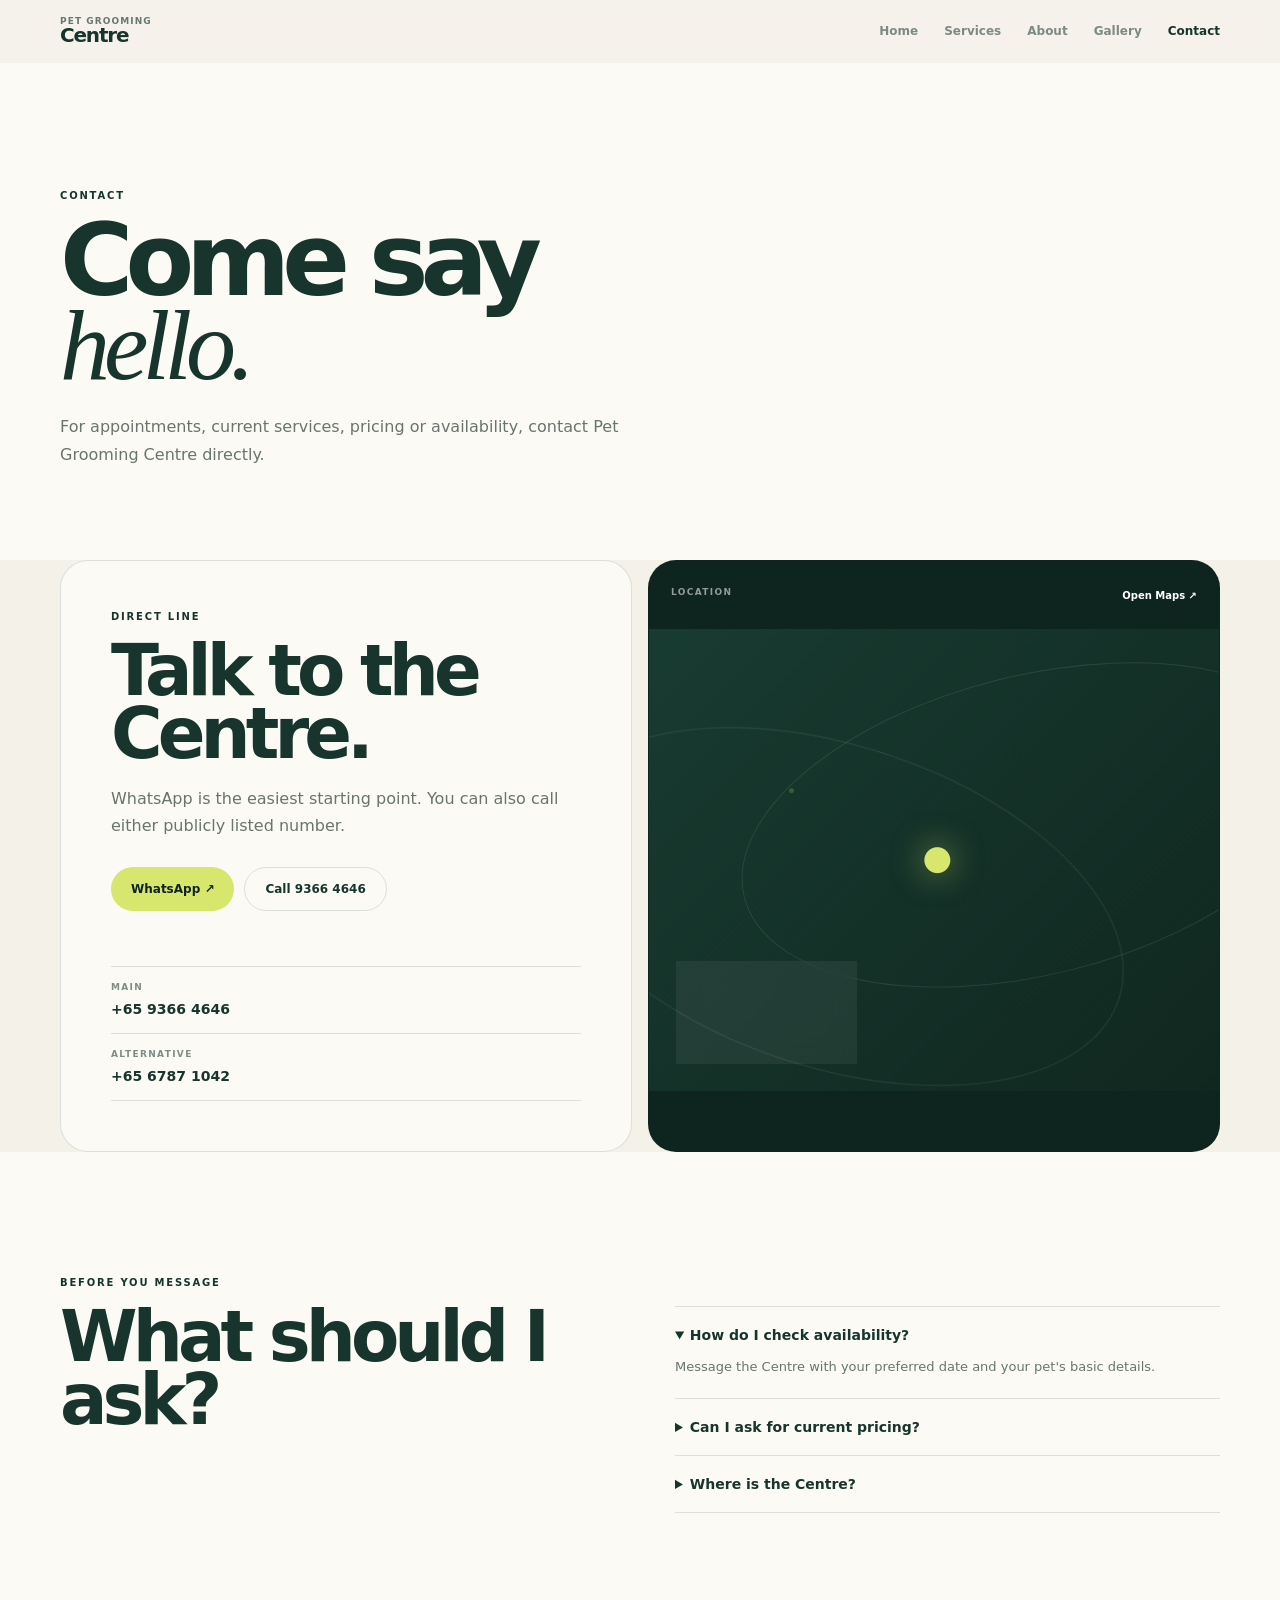
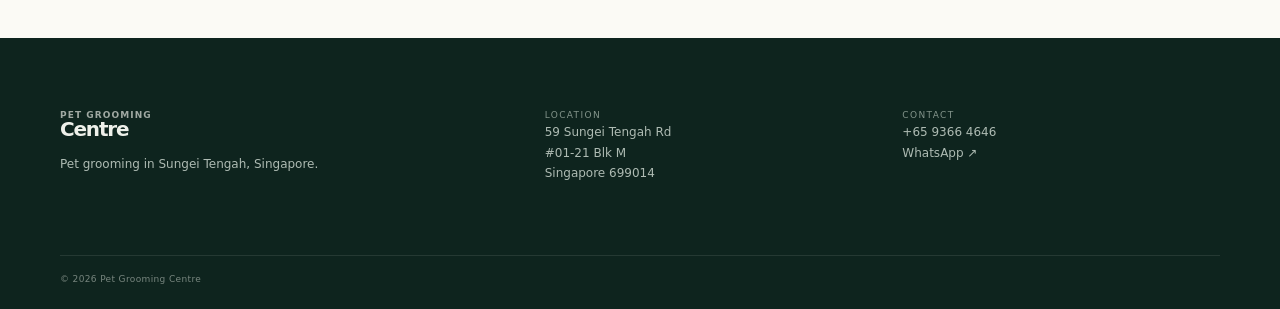
<file: contact.html>
<!doctype html><html lang="en"><head><meta charset="utf-8"><meta name="viewport" content="width=device-width,initial-scale=1"><meta name="theme-color" content="#17352d"><title>Contact | Pet Grooming Centre</title><link rel="stylesheet" href="styles.css"></head><body>
<header class="nav"><div class="wrap navin"><a class="brand" href="index.html"><span>Pet Grooming</span><strong>Centre</strong></a><nav class="links"><a href="index.html">Home</a><a href="services.html">Services</a><a href="about.html">About</a><a href="gallery.html">Gallery</a><a class="active" href="contact.html">Contact</a></nav><button class="menu" aria-label="Open menu">☰</button></div></header>
<main><section class="page-hero compact"><div class="wrap"><p class="eyebrow">Contact</p><h1>Come say<br><em>hello.</em></h1><p>For appointments, current services, pricing or availability, contact Pet Grooming Centre directly.</p></div></section>
<section><div class="wrap contact-grid"><div class="contact-card"><p class="eyebrow">Direct line</p><h2>Talk to the Centre.</h2><p>WhatsApp is the easiest starting point. You can also call either publicly listed number.</p><div class="contact-actions"><a class="btn primary" href="https://wa.me/6593664646?text=Hi%20Pet%20Grooming%20Centre%2C%20I'd%20like%20to%20enquire%20about%20grooming." target="_blank" rel="noopener">WhatsApp ↗</a><a class="btn ghost-dark" href="tel:+6593664646">Call 9366 4646</a></div><div class="numbers"><div><small>MAIN</small><a href="tel:+6593664646">+65 9366 4646</a></div><div><small>ALTERNATIVE</small><a href="tel:+6567871042">+65 6787 1042</a></div></div></div><div class="location-card"><div class="map-top"><span>LOCATION</span><a href="https://www.google.com/maps/search/?api=1&query=59+Sungei+Tengah+Road+Singapore+699014" target="_blank" rel="noopener">Open Maps ↗</a></div><div class="map-art"><div class="pin">●</div><div class="map-label"><strong>Pet Grooming Centre</strong><span>59 Sungei Tengah Road<br>#01-21 Blk M<br>Singapore 699014</span></div></div></div></div></section>
<section class="faq"><div class="wrap"><p class="eyebrow">Before you message</p><div class="faq-grid"><div><h2>What should I ask?</h2></div><div><details open><summary>How do I check availability?</summary><p>Message the Centre with your preferred date and your pet's basic details.</p></details><details><summary>Can I ask for current pricing?</summary><p>Yes. Pricing and service availability can change, so confirm directly with the Centre.</p></details><details><summary>Where is the Centre?</summary><p>59 Sungei Tengah Road, #01-21 Blk M, Singapore 699014.</p></details></div></div></div></section></main>
<footer><div class="wrap foot"><div><a class="brand" href="index.html"><span>Pet Grooming</span><strong>Centre</strong></a><p>Pet grooming in Sungei Tengah, Singapore.</p></div><div><small>LOCATION</small><p>59 Sungei Tengah Rd<br>#01-21 Blk M<br>Singapore 699014</p></div><div><small>CONTACT</small><p><a href="tel:+6593664646">+65 9366 4646</a><br><a href="https://wa.me/6593664646" target="_blank">WhatsApp ↗</a></p></div></div><div class="wrap copyright">© 2026 Pet Grooming Centre</div></footer><script src="script.js"></script></body></html>
</file>
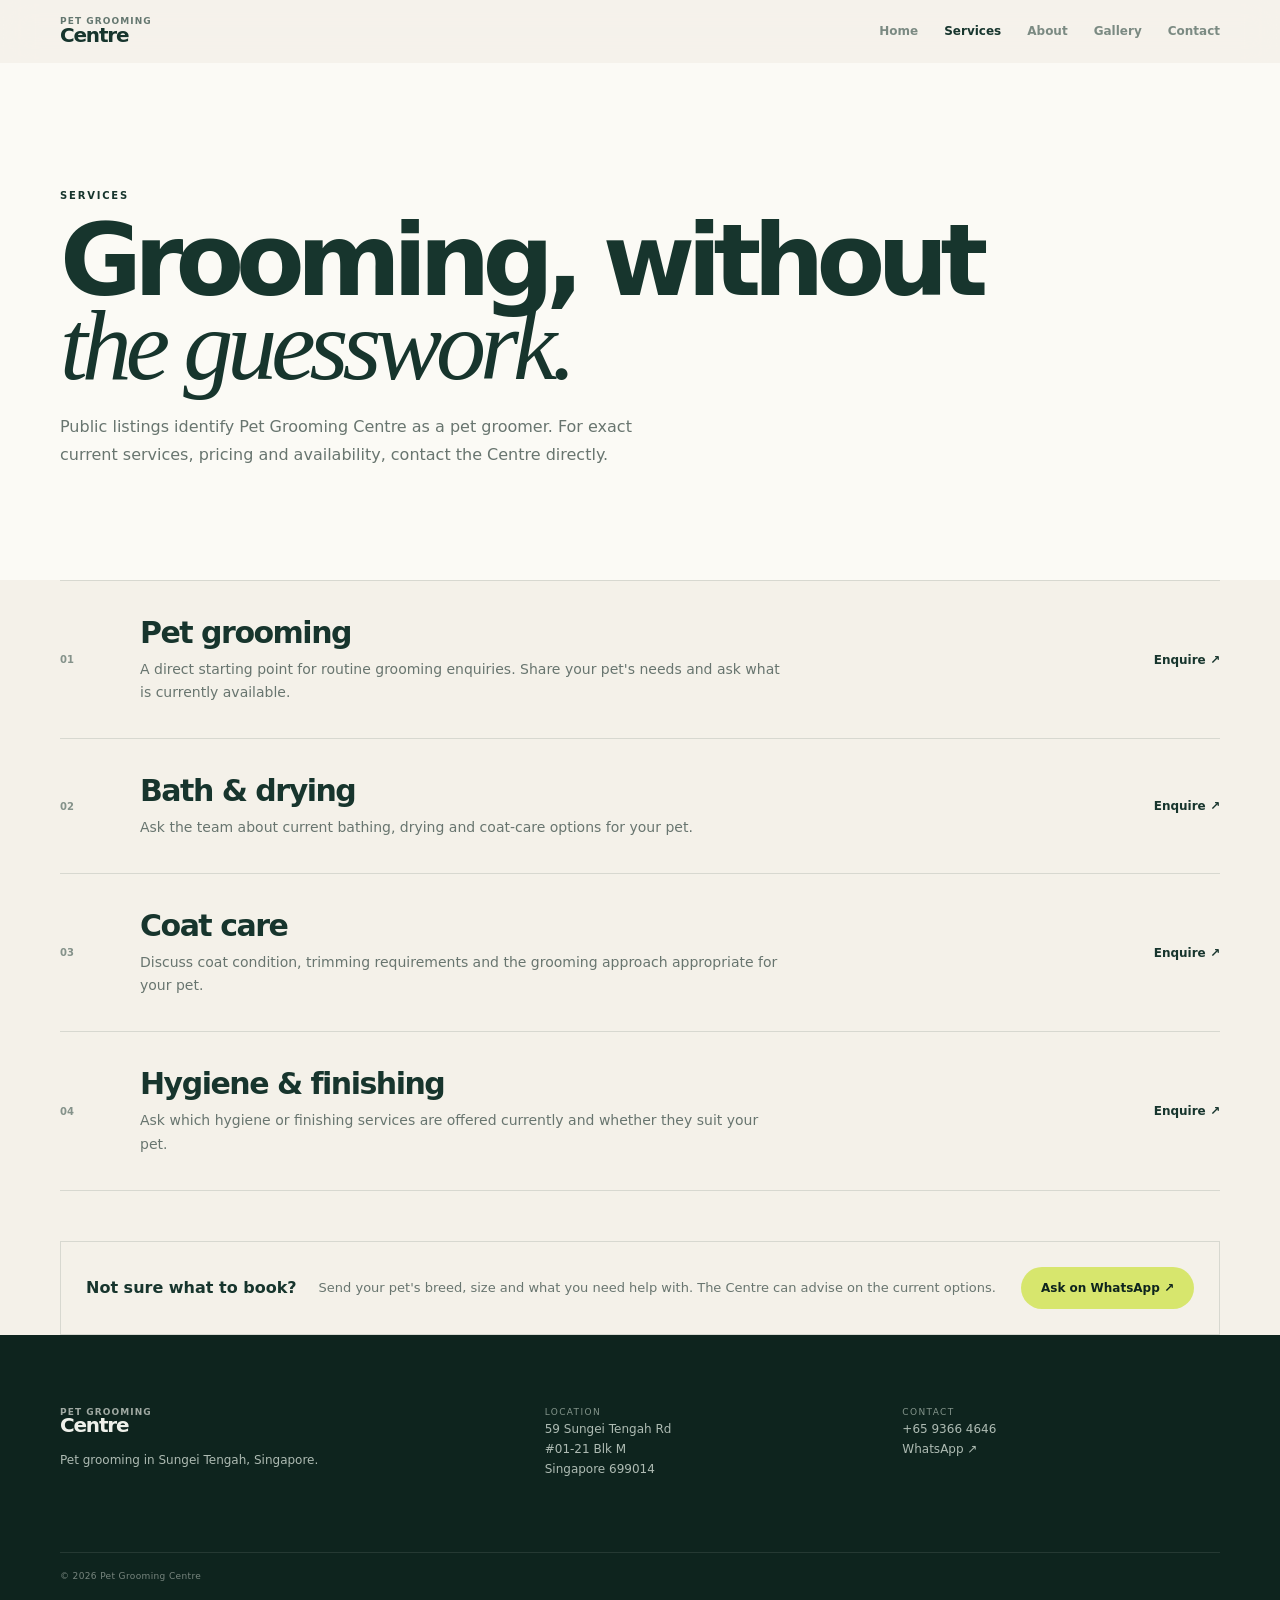
<file: services.html>
<!doctype html><html lang="en"><head><meta charset="utf-8"><meta name="viewport" content="width=device-width,initial-scale=1"><meta name="theme-color" content="#17352d"><title>Services | Pet Grooming Centre</title><link rel="stylesheet" href="styles.css"></head><body>
<header class="nav"><div class="wrap navin"><a class="brand" href="index.html"><span>Pet Grooming</span><strong>Centre</strong></a><nav class="links"><a href="index.html">Home</a><a class="active" href="services.html">Services</a><a href="about.html">About</a><a href="gallery.html">Gallery</a><a href="contact.html">Contact</a></nav><button class="menu" aria-label="Open menu">☰</button></div></header>
<main><section class="page-hero"><div class="wrap"><p class="eyebrow">Services</p><h1>Grooming, without<br><em>the guesswork.</em></h1><p>Public listings identify Pet Grooming Centre as a pet groomer. For exact current services, pricing and availability, contact the Centre directly.</p></div></section>
<section><div class="wrap"><div class="service-list">
<article class="service-row"><span>01</span><div><h2>Pet grooming</h2><p>A direct starting point for routine grooming enquiries. Share your pet's needs and ask what is currently available.</p></div><a href="https://wa.me/6593664646?text=Hi%20Pet%20Grooming%20Centre%2C%20I'd%20like%20to%20ask%20about%20pet%20grooming." target="_blank" rel="noopener">Enquire ↗</a></article>
<article class="service-row"><span>02</span><div><h2>Bath & drying</h2><p>Ask the team about current bathing, drying and coat-care options for your pet.</p></div><a href="https://wa.me/6593664646?text=Hi%20Pet%20Grooming%20Centre%2C%20I'd%20like%20to%20ask%20about%20bath%20and%20dry%20services." target="_blank" rel="noopener">Enquire ↗</a></article>
<article class="service-row"><span>03</span><div><h2>Coat care</h2><p>Discuss coat condition, trimming requirements and the grooming approach appropriate for your pet.</p></div><a href="https://wa.me/6593664646?text=Hi%20Pet%20Grooming%20Centre%2C%20I'd%20like%20to%20ask%20about%20coat%20care." target="_blank" rel="noopener">Enquire ↗</a></article>
<article class="service-row"><span>04</span><div><h2>Hygiene & finishing</h2><p>Ask which hygiene or finishing services are offered currently and whether they suit your pet.</p></div><a href="https://wa.me/6593664646?text=Hi%20Pet%20Grooming%20Centre%2C%20I'd%20like%20to%20ask%20about%20hygiene%20services." target="_blank" rel="noopener">Enquire ↗</a></article>
</div><div class="info-strip"><strong>Not sure what to book?</strong><span>Send your pet's breed, size and what you need help with. The Centre can advise on the current options.</span><a class="btn primary" href="https://wa.me/6593664646?text=Hi%20Pet%20Grooming%20Centre%2C%20I%27m%20not%20sure%20which%20grooming%20service%20to%20book." target="_blank" rel="noopener">Ask on WhatsApp ↗</a></div></div></section></main>
<footer><div class="wrap foot"><div><a class="brand" href="index.html"><span>Pet Grooming</span><strong>Centre</strong></a><p>Pet grooming in Sungei Tengah, Singapore.</p></div><div><small>LOCATION</small><p>59 Sungei Tengah Rd<br>#01-21 Blk M<br>Singapore 699014</p></div><div><small>CONTACT</small><p><a href="tel:+6593664646">+65 9366 4646</a><br><a href="https://wa.me/6593664646" target="_blank">WhatsApp ↗</a></p></div></div><div class="wrap copyright">© 2026 Pet Grooming Centre</div></footer><script src="script.js"></script></body></html>
</file>
<file: styles.css>
:root{--bg:#f4f1e9;--paper:#fbfaf5;--ink:#17352d;--deep:#0e241e;--muted:#68756f;--lime:#d7e66d;--line:#17352d22;--white:#fff}*{box-sizing:border-box}html{scroll-behavior:smooth}body{margin:0;background:var(--bg);color:var(--ink);font-family:Inter,ui-sans-serif,system-ui,-apple-system,BlinkMacSystemFont,"Segoe UI",sans-serif;overflow-x:hidden}a{color:inherit;text-decoration:none}.wrap{width:min(1160px,calc(100% - 38px));margin:auto}.nav{position:fixed;top:0;left:0;right:0;z-index:20;padding:17px 0;background:#f4f1e9cc;backdrop-filter:blur(16px);border-bottom:1px solid transparent;transition:.35s}.nav.sc{background:#f4f1e9f2;border-color:var(--line)}.navin{display:flex;align-items:center;justify-content:space-between}.brand{display:inline-flex;flex-direction:column;font-size:13px;line-height:.95;letter-spacing:-.03em}.brand span{font-size:9px;letter-spacing:.12em;text-transform:uppercase;font-weight:800;opacity:.65}.brand strong{font-size:20px;letter-spacing:-.06em}.links{display:flex;gap:26px;font-size:12px;font-weight:750}.links a{opacity:.55;transition:.25s}.links a:hover,.links .active{opacity:1}.menu{display:none;border:1px solid var(--line);background:none;border-radius:50%;width:42px;height:42px;color:var(--ink);font-size:18px}.hero{min-height:100svh;background:var(--deep);color:#f6f5ef;position:relative;display:flex;align-items:center;overflow:hidden}.hero-bg{position:absolute;inset:0;background:linear-gradient(90deg,#0b201add 0%,#0b201e99 48%,#0b201e55),url("https://images.unsplash.com/photo-1558788353-f76d92427f16?auto=format&fit=crop&w=2200&q=88") center/cover;filter:saturate(.75)}.hero:after{content:"";position:absolute;inset:auto 0 0;height:35%;background:linear-gradient(transparent,var(--deep))}.hero-orb{position:absolute;width:420px;height:420px;border-radius:50%;right:-120px;top:15%;background:var(--lime);filter:blur(90px);opacity:.16;animation:float 8s ease-in-out infinite}@keyframes float{50%{transform:translate(-25px,25px) scale(1.08)}}.hero-content{position:relative;z-index:2;padding:130px 0 80px}.eyebrow{font-size:10px;letter-spacing:.18em;text-transform:uppercase;font-weight:850;margin:0 0 18px}.hero .eyebrow{color:var(--lime)}h1,h2,h3,p{margin-top:0}.hero h1{font-size:clamp(58px,9vw,118px);line-height:.83;letter-spacing:-.08em;margin:0 0 28px;max-width:850px}.hero h1 em,.page-hero h1 em,h2 em{font-family:Georgia,serif;font-weight:400;letter-spacing:-.06em}.lede{max-width:580px;color:#d7ddd7;font-size:17px;line-height:1.7}.actions{display:flex;gap:11px;flex-wrap:wrap;margin-top:28px}.btn{display:inline-flex;align-items:center;justify-content:center;padding:14px 20px;border-radius:999px;font-size:12px;font-weight:850;transition:.3s}.btn:hover{transform:translateY(-3px)}.primary{background:var(--lime);color:var(--deep)}.ghost{border:1px solid #ffffff55;color:#fff}.dark{background:var(--deep);color:#fff}.ghost-dark{border:1px solid var(--line)}.hero-note{margin-top:55px;font-size:11px;letter-spacing:.05em;color:#c1cbc3}.hero-note span{color:var(--lime);margin-right:7px}.scroll{position:absolute;z-index:3;right:34px;bottom:35px;writing-mode:vertical-rl;font-size:9px;letter-spacing:.2em;color:#b8c1ba}.scroll span{margin-top:8px}.intro,.services-preview,.visual-story,.values,.faq{padding:125px 0}.intro{background:var(--paper)}.intro-grid{display:grid;grid-template-columns:1fr 1fr;gap:80px}.intro h2,.section-head h2,.story-card h2,.about-copy h2,.contact-card h2,.faq h2{font-size:clamp(42px,5.5vw,72px);line-height:.9;letter-spacing:-.07em;margin:0}.intro h2 span{font-family:Georgia,serif;font-weight:400}.intro-copy{padding-top:10px;color:var(--muted);font-size:16px;line-height:1.85}.intro-copy p{margin-bottom:22px}.text-link{display:inline-flex;gap:10px;font-size:12px;font-weight:850;border-bottom:1px solid var(--ink);padding-bottom:6px}.text-link span{transition:.25s}.text-link:hover span{transform:translate(3px,-3px)}.section-head{display:flex;align-items:end;justify-content:space-between;margin-bottom:48px}.service-grid{display:grid;grid-template-columns:repeat(4,1fr);border-top:1px solid var(--line);border-left:1px solid var(--line)}.service-grid article{min-height:280px;padding:28px;border-right:1px solid var(--line);border-bottom:1px solid var(--line);position:relative;transition:.4s}.service-grid article:hover{background:#ffffff77}.service-grid span,.value-grid span{font-size:10px;letter-spacing:.14em;font-weight:850;opacity:.5}.service-grid h3{font-size:24px;letter-spacing:-.05em;margin:70px 0 10px}.service-grid p{font-size:13px;line-height:1.65;color:var(--muted)}.service-grid .accent-card{background:var(--lime)}.service-grid .accent-card h3{margin-top:70px}.service-grid .accent-card a{font-size:12px;font-weight:850;position:absolute;bottom:28px}.visual-story{background:var(--deep);color:#f5f4ee}.visual-grid{display:grid;grid-template-columns:1.2fr .8fr;min-height:620px}.visual{overflow:hidden}.visual img{width:100%;height:100%;min-height:620px;object-fit:cover;filter:saturate(.72)}.story-card{padding:70px;background:var(--lime);color:var(--deep);display:flex;flex-direction:column;justify-content:center}.story-card h2{margin-bottom:22px}.story-card p:not(.eyebrow){font-size:15px;line-height:1.75;max-width:420px}.story-card .text-link{align-self:flex-start;margin-top:15px}.cta-section{padding:40px 0 125px;background:var(--deep)}.cta{background:var(--lime);border-radius:30px;padding:55px 60px;display:flex;align-items:center;justify-content:space-between;gap:30px;color:var(--deep)}.cta h2{font-size:clamp(35px,5vw,60px);letter-spacing:-.06em;margin:0 0 10px}.cta p:last-child{margin:0;max-width:570px;line-height:1.6}.page-hero{padding:190px 0 95px;background:var(--paper)}.page-hero.compact{padding-bottom:75px}.page-hero h1{font-size:clamp(58px,8vw,100px);line-height:.84;letter-spacing:-.08em;margin:0 0 25px}.page-hero>div>p:last-child{max-width:600px;color:var(--muted);line-height:1.75}.service-list{border-top:1px solid var(--line)}.service-row{display:grid;grid-template-columns:55px 1fr auto;gap:25px;align-items:center;padding:34px 0;border-bottom:1px solid var(--line)}.service-row>span{font-size:10px;font-weight:850;opacity:.5}.service-row h2{font-size:30px;letter-spacing:-.05em;margin:0 0 8px}.service-row p{margin:0;max-width:650px;color:var(--muted);line-height:1.65;font-size:14px}.service-row>a{font-size:12px;font-weight:850}.info-strip{margin-top:50px;padding:25px;border:1px solid var(--line);display:grid;grid-template-columns:auto 1fr auto;gap:22px;align-items:center}.info-strip span{font-size:13px;color:var(--muted);line-height:1.5}.about-grid{display:grid;grid-template-columns:1fr 1fr;gap:70px;align-items:start}.about-photo{overflow:hidden;border-radius:26px}.about-photo img{width:100%;height:650px;object-fit:cover}.about-copy{padding-top:15px}.about-copy h2{margin-bottom:24px}.about-copy>p:not(.eyebrow){color:var(--muted);line-height:1.8;font-size:15px}.timeline{margin-top:45px;border-top:1px solid var(--line)}.timeline div{display:grid;grid-template-columns:70px 1fr;gap:20px;padding:17px 0;border-bottom:1px solid var(--line);font-size:12px}.timeline b{font-size:10px;letter-spacing:.12em}.timeline span{color:var(--muted);line-height:1.6}.values{background:var(--paper)}.value-grid{display:grid;grid-template-columns:repeat(3,1fr);border-top:1px solid var(--line);border-left:1px solid var(--line)}.value-grid article{padding:30px;min-height:230px;border-right:1px solid var(--line);border-bottom:1px solid var(--line)}.value-grid h3{font-size:27px;margin:55px 0 9px;letter-spacing:-.05em}.value-grid p{font-size:13px;color:var(--muted);line-height:1.6}.gallery-grid{display:grid;grid-template-columns:2fr 1fr 1fr;grid-auto-rows:300px;gap:14px}.gallery-grid figure{margin:0;position:relative;overflow:hidden;border-radius:22px;background:var(--deep)}.gallery-grid .g1{grid-row:span 2}.gallery-grid .wide{grid-column:span 2}.gallery-grid img{width:100%;height:100%;object-fit:cover;transition:.6s;filter:saturate(.78)}.gallery-grid figure:hover img{transform:scale(1.045)}.gallery-grid figcaption{position:absolute;left:18px;bottom:17px;background:#0e241ecb;color:#fff;padding:8px 11px;border-radius:99px;font-size:10px}.gallery-note{margin-top:25px;padding:22px;border-top:1px solid var(--line);display:flex;gap:25px}.gallery-note span{font-size:9px;font-weight:850;letter-spacing:.15em}.gallery-note p{font-size:12px;color:var(--muted);line-height:1.6;margin:0}.contact-grid{display:grid;grid-template-columns:1fr 1fr;gap:16px}.contact-card,.location-card{min-height:530px;border:1px solid var(--line);border-radius:28px;padding:50px;background:var(--paper)}.contact-card h2{margin-bottom:18px}.contact-card>p:not(.eyebrow){color:var(--muted);line-height:1.7;max-width:480px}.contact-actions{display:flex;gap:10px;flex-wrap:wrap;margin-top:28px}.numbers{margin-top:55px;border-top:1px solid var(--line)}.numbers div{padding:15px 0;border-bottom:1px solid var(--line)}.numbers small,.map-top span{display:block;font-size:9px;letter-spacing:.15em;font-weight:850;opacity:.55;margin-bottom:7px}.numbers a{font-weight:750;font-size:14px}.location-card{padding:0;overflow:hidden;background:var(--deep);color:#fff}.map-top{height:68px;padding:22px;display:flex;justify-content:space-between;align-items:center;font-size:10px}.map-top a{font-weight:800}.map-art{height:462px;position:relative;background:radial-gradient(circle at 25% 35%,#d7e66d33 0 2px,transparent 3px),linear-gradient(135deg,#183b31,#10271f);overflow:hidden}.map-art:before,.map-art:after{content:"";position:absolute;inset:10% -20% 25% 15%;border:1px solid #ffffff18;transform:rotate(-14deg);border-radius:50%}.map-art:after{inset:25% 15% 5% -20%;transform:rotate(18deg)}.pin{position:absolute;left:48%;top:45%;font-size:34px;color:var(--lime);filter:drop-shadow(0 0 16px #d7e66d88);animation:pulse 2s infinite}@keyframes pulse{50%{transform:scale(1.18)}}.map-label{position:absolute;left:28px;bottom:28px;background:#ffffff10;border:1px solid #ffffff18;padding:15px 18px;border-radius:14px;backdrop-filter:blur(12px)}.map-label strong{display:block;font-size:12px}.map-label span{display:block;color:#bbc7c0;font-size:11px;line-height:1.55;margin-top:5px}.faq{background:var(--paper)}.faq-grid{display:grid;grid-template-columns:1fr 1fr;gap:70px}.faq details{border-top:1px solid var(--line);padding:20px 0}.faq details:last-child{border-bottom:1px solid var(--line)}.faq summary{cursor:pointer;font-weight:800;font-size:14px}.faq details p{color:var(--muted);font-size:13px;line-height:1.7;margin:13px 0 0}footer{background:var(--deep);color:#eef0ea;padding:65px 0 25px}.foot{display:grid;grid-template-columns:1.4fr 1fr 1fr;gap:40px}.foot .brand{margin-bottom:15px}.foot>div>p{color:#aebbb3;font-size:12px;line-height:1.7}.foot small{font-size:9px;letter-spacing:.15em;color:#83948b}.foot a:hover{color:var(--lime)}.copyright{margin-top:60px;padding-top:18px;border-top:1px solid #ffffff18;color:#78867f;font-size:9px;letter-spacing:.04em}.reveal{opacity:0;transform:translateY(24px);transition:opacity .8s ease,transform .8s ease}.reveal.on{opacity:1;transform:none}@media(max-width:800px){.wrap{width:min(100% - 28px,1160px)}.links{display:none;position:absolute;left:14px;right:14px;top:70px;padding:16px;background:var(--paper);border:1px solid var(--line);border-radius:18px;flex-direction:column;gap:15px}.nav.open .links{display:flex}.menu{display:block}.hero h1{font-size:clamp(55px,17vw,90px)}.hero-content{padding:130px 0 75px}.scroll{display:none}.intro,.services-preview,.visual-story,.values,.faq{padding:85px 0}.intro-grid,.about-grid,.contact-grid,.faq-grid{grid-template-columns:1fr;gap:40px}.section-head{align-items:start}.desktop-only{display:none}.service-grid{grid-template-columns:1fr 1fr}.service-grid article{min-height:220px}.service-grid h3{margin-top:45px}.visual-grid{grid-template-columns:1fr;min-height:auto}.visual img{min-height:430px}.story-card{padding:45px 30px}.cta{padding:38px 28px;display:block}.cta .btn{margin-top:25px}.page-hero{padding:155px 0 70px}.service-row{grid-template-columns:35px 1fr;gap:10px}.service-row>a{grid-column:2}.info-strip{grid-template-columns:1fr}.about-photo img{height:450px}.gallery-grid{grid-template-columns:1fr 1fr;grid-auto-rows:220px}.gallery-grid .g1{grid-row:span 2}.gallery-grid .wide{grid-column:span 2}.contact-card,.location-card{min-height:auto}.map-art{height:390px}.foot{grid-template-columns:1fr 1fr}.foot>div:first-child{grid-column:span 2}}@media(max-width:500px){.service-grid{grid-template-columns:1fr}.gallery-grid{grid-template-columns:1fr}.gallery-grid .wide{grid-column:auto}.gallery-grid .g1{grid-row:auto;height:300px}.foot{grid-template-columns:1fr}.foot>div:first-child{grid-column:auto}.hero h1{font-size:58px}.facts{grid-template-columns:1fr 1fr}}
</file>
